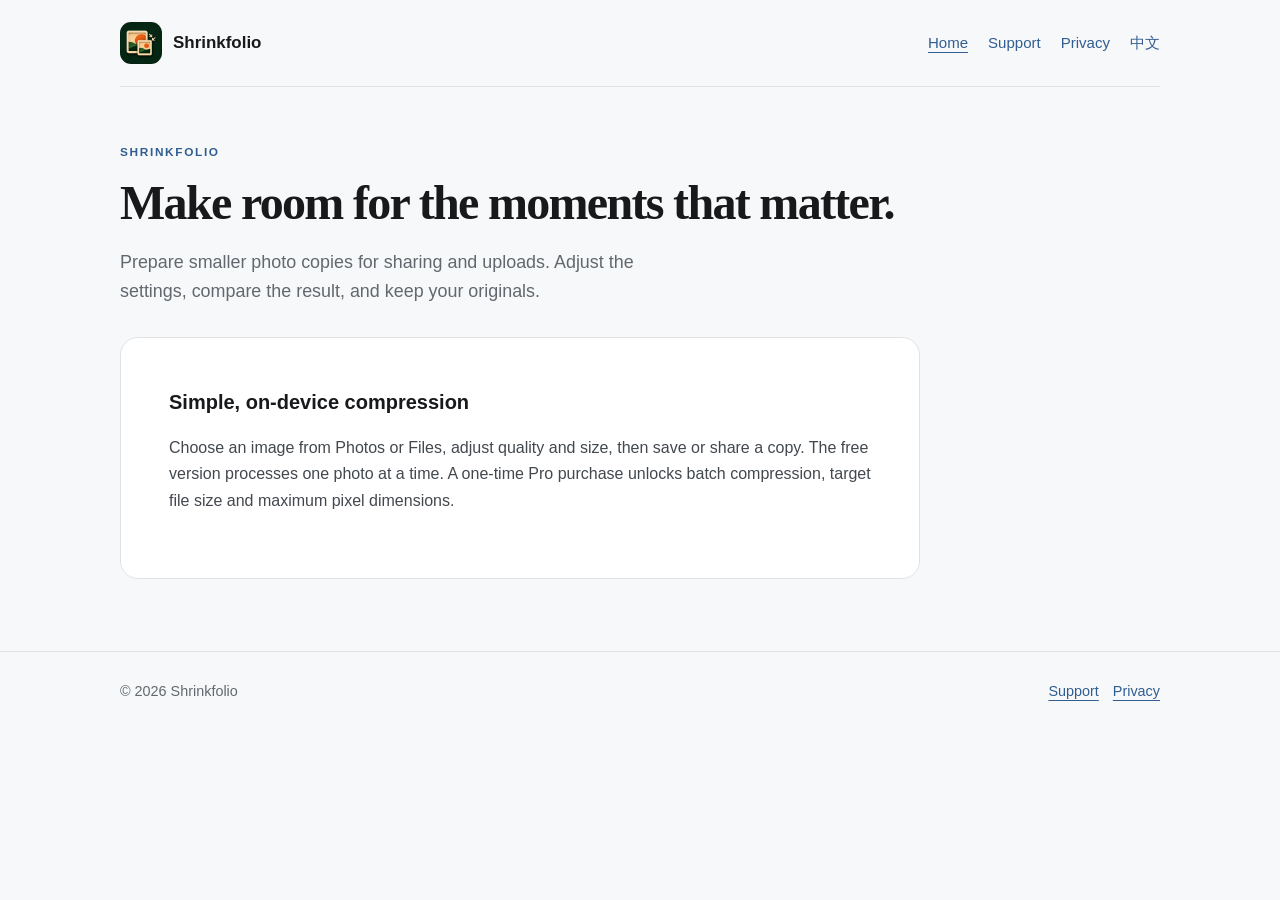
<file: index.html>
<!doctype html><html lang="en"><head><meta charset="utf-8"><meta name="viewport" content="width=device-width,initial-scale=1"><meta http-equiv="refresh" content="0; url=en/home.html"><title>Shrinkfolio</title></head><body><a href="en/home.html">English</a> · <a href="zh/home.html">中文</a></body></html>
</file>
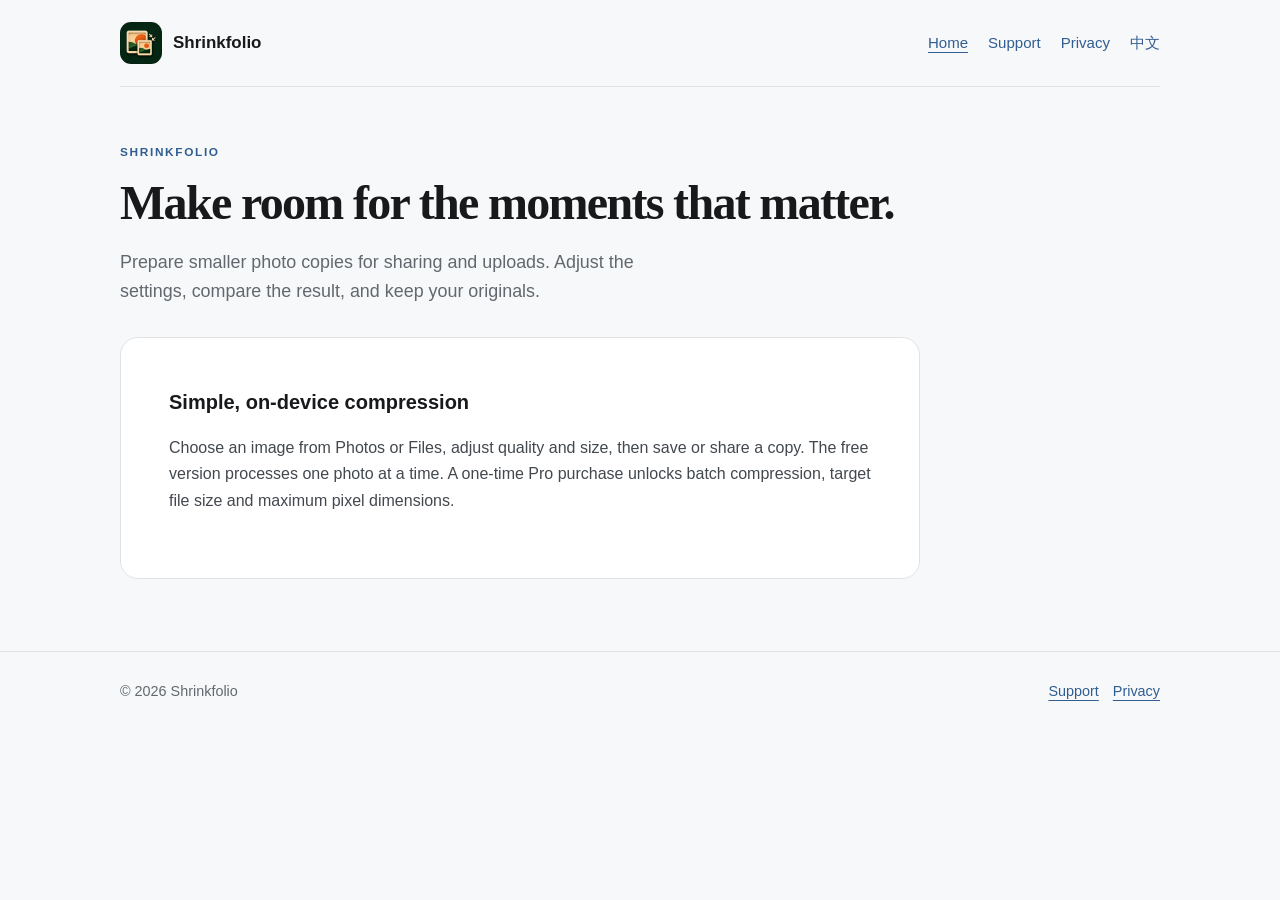
<file: en/home.html>
<!doctype html><html lang="en"><head><meta charset="utf-8"><meta name="viewport" content="width=device-width,initial-scale=1"><title>Make room for the moments that matter. · Shrinkfolio</title><link rel="stylesheet" href="../assets/style.css"></head><body><header class="wrap nav"><a class="brand" href="home.html"><img src="../assets/icon.png" alt="">Shrinkfolio</a><nav class="links" aria-label="Navigation"><a href="home.html" aria-current="page">Home</a><a href="support.html">Support</a><a href="privacy.html">Privacy</a><a href="../zh/home.html">中文</a></nav></header><main class="wrap"><div class="page"><div class="eyebrow">SHRINKFOLIO</div><h1>Make room for the moments that matter.</h1><p class="lead">Prepare smaller photo copies for sharing and uploads. Adjust the settings, compare the result, and keep your originals.</p><article class="article"><h2>Simple, on-device compression</h2><p>Choose an image from Photos or Files, adjust quality and size, then save or share a copy. The free version processes one photo at a time. A one-time Pro purchase unlocks batch compression, target file size and maximum pixel dimensions.</p></article></div></main><footer><div class="wrap"><span>© 2026 Shrinkfolio</span><span><a href="support.html">Support</a>　<a href="privacy.html">Privacy</a></span></div></footer></body></html>
</file>
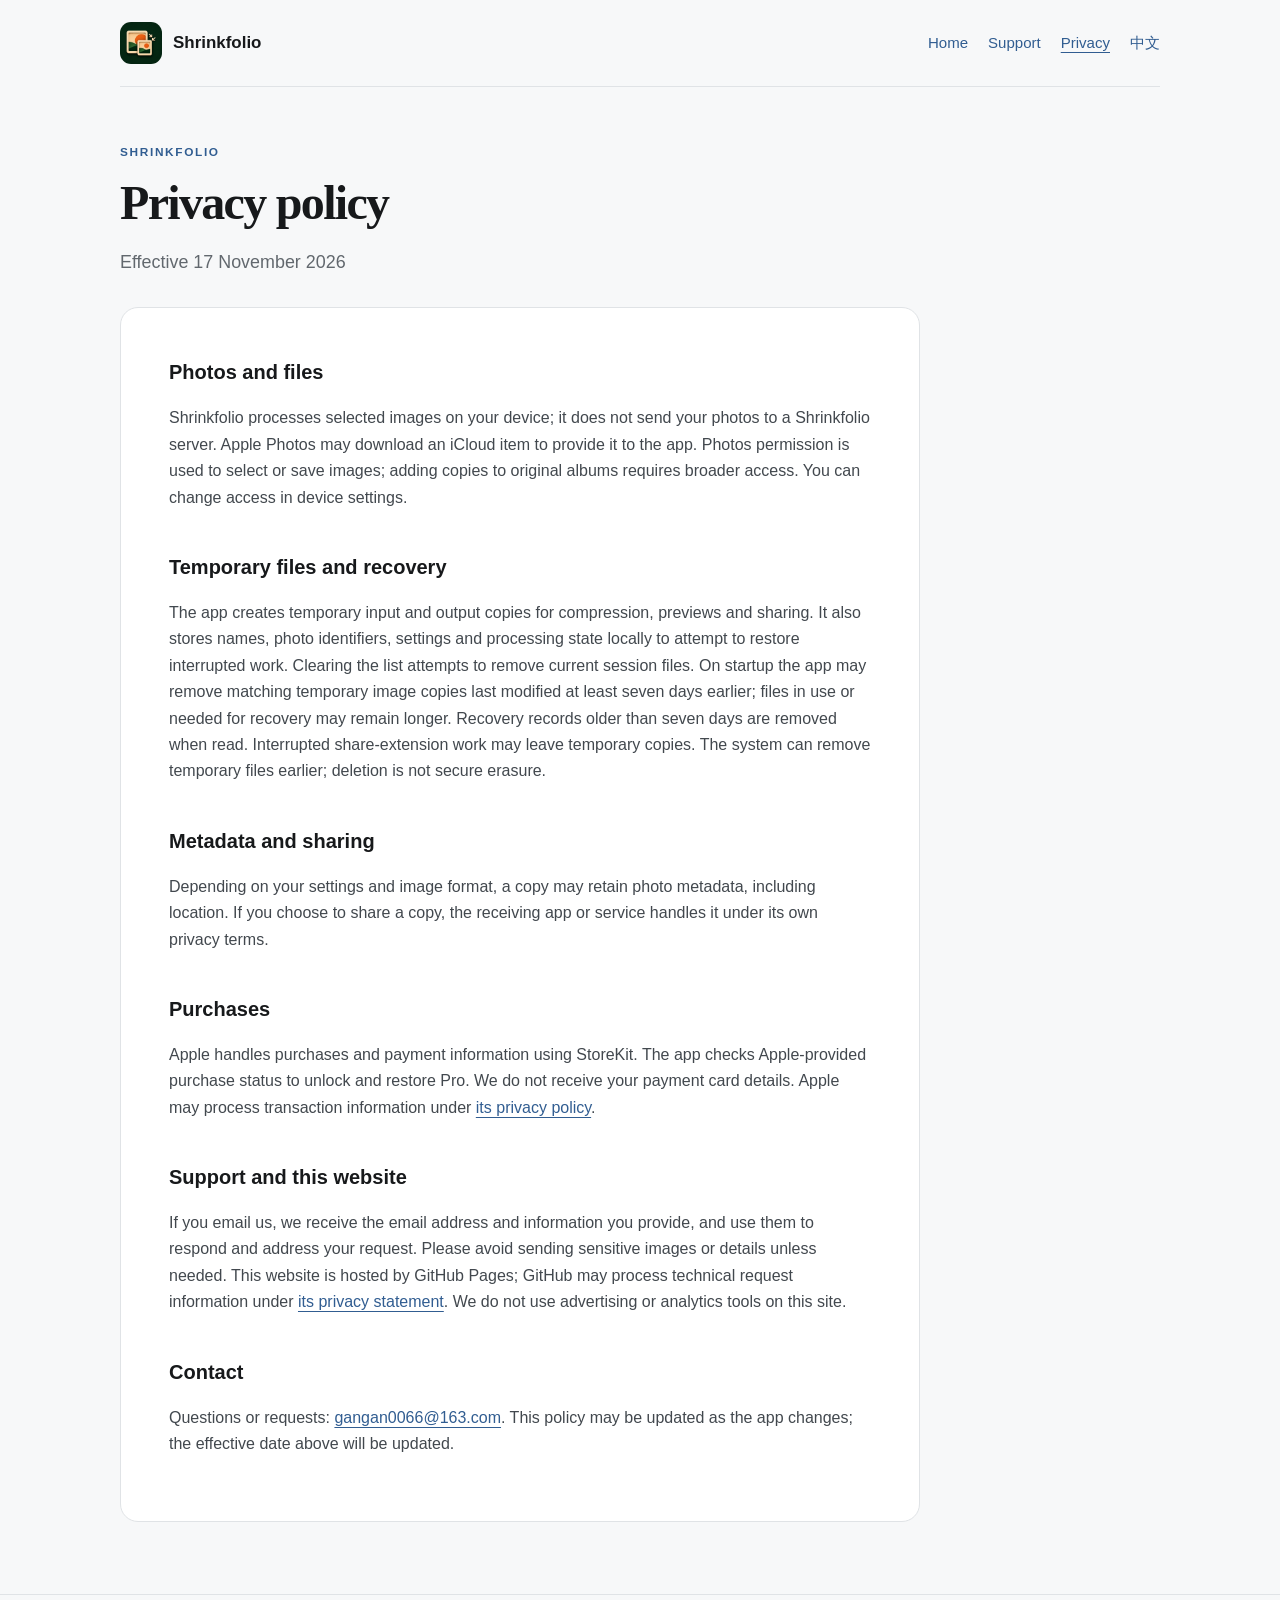
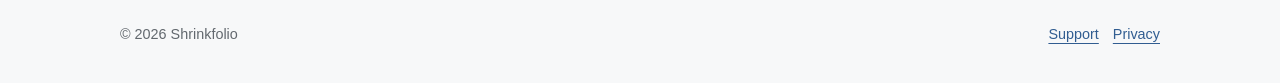
<file: en/privacy.html>
<!doctype html><html lang="en"><head><meta charset="utf-8"><meta name="viewport" content="width=device-width,initial-scale=1"><title>Privacy policy · Shrinkfolio</title><link rel="stylesheet" href="../assets/style.css"></head><body><header class="wrap nav"><a class="brand" href="home.html"><img src="../assets/icon.png" alt="">Shrinkfolio</a><nav class="links" aria-label="Navigation"><a href="home.html">Home</a><a href="support.html">Support</a><a href="privacy.html" aria-current="page">Privacy</a><a href="../zh/privacy.html">中文</a></nav></header><main class="wrap"><div class="page"><div class="eyebrow">SHRINKFOLIO</div><h1>Privacy policy</h1><p class="lead">Effective 17 November 2026</p><article class="article"><h2>Photos and files</h2><p>Shrinkfolio processes selected images on your device; it does not send your photos to a Shrinkfolio server. Apple Photos may download an iCloud item to provide it to the app. Photos permission is used to select or save images; adding copies to original albums requires broader access. You can change access in device settings.</p><h2>Temporary files and recovery</h2><p>The app creates temporary input and output copies for compression, previews and sharing. It also stores names, photo identifiers, settings and processing state locally to attempt to restore interrupted work. Clearing the list attempts to remove current session files. On startup the app may remove matching temporary image copies last modified at least seven days earlier; files in use or needed for recovery may remain longer. Recovery records older than seven days are removed when read. Interrupted share-extension work may leave temporary copies. The system can remove temporary files earlier; deletion is not secure erasure.</p><h2>Metadata and sharing</h2><p>Depending on your settings and image format, a copy may retain photo metadata, including location. If you choose to share a copy, the receiving app or service handles it under its own privacy terms.</p><h2>Purchases</h2><p>Apple handles purchases and payment information using StoreKit. The app checks Apple-provided purchase status to unlock and restore Pro. We do not receive your payment card details. Apple may process transaction information under <a href="https://www.apple.com/legal/privacy/">its privacy policy</a>.</p><h2>Support and this website</h2><p>If you email us, we receive the email address and information you provide, and use them to respond and address your request. Please avoid sending sensitive images or details unless needed. This website is hosted by GitHub Pages; GitHub may process technical request information under <a href="https://docs.github.com/en/site-policy/privacy-policies/github-general-privacy-statement">its privacy statement</a>. We do not use advertising or analytics tools on this site.</p><h2>Contact</h2><p>Questions or requests: <a href="mailto:gangan0066@163.com">gangan0066@163.com</a>. This policy may be updated as the app changes; the effective date above will be updated.</p></article></div></main><footer><div class="wrap"><span>© 2026 Shrinkfolio</span><span><a href="support.html">Support</a>　<a href="privacy.html">Privacy</a></span></div></footer></body></html>
</file>
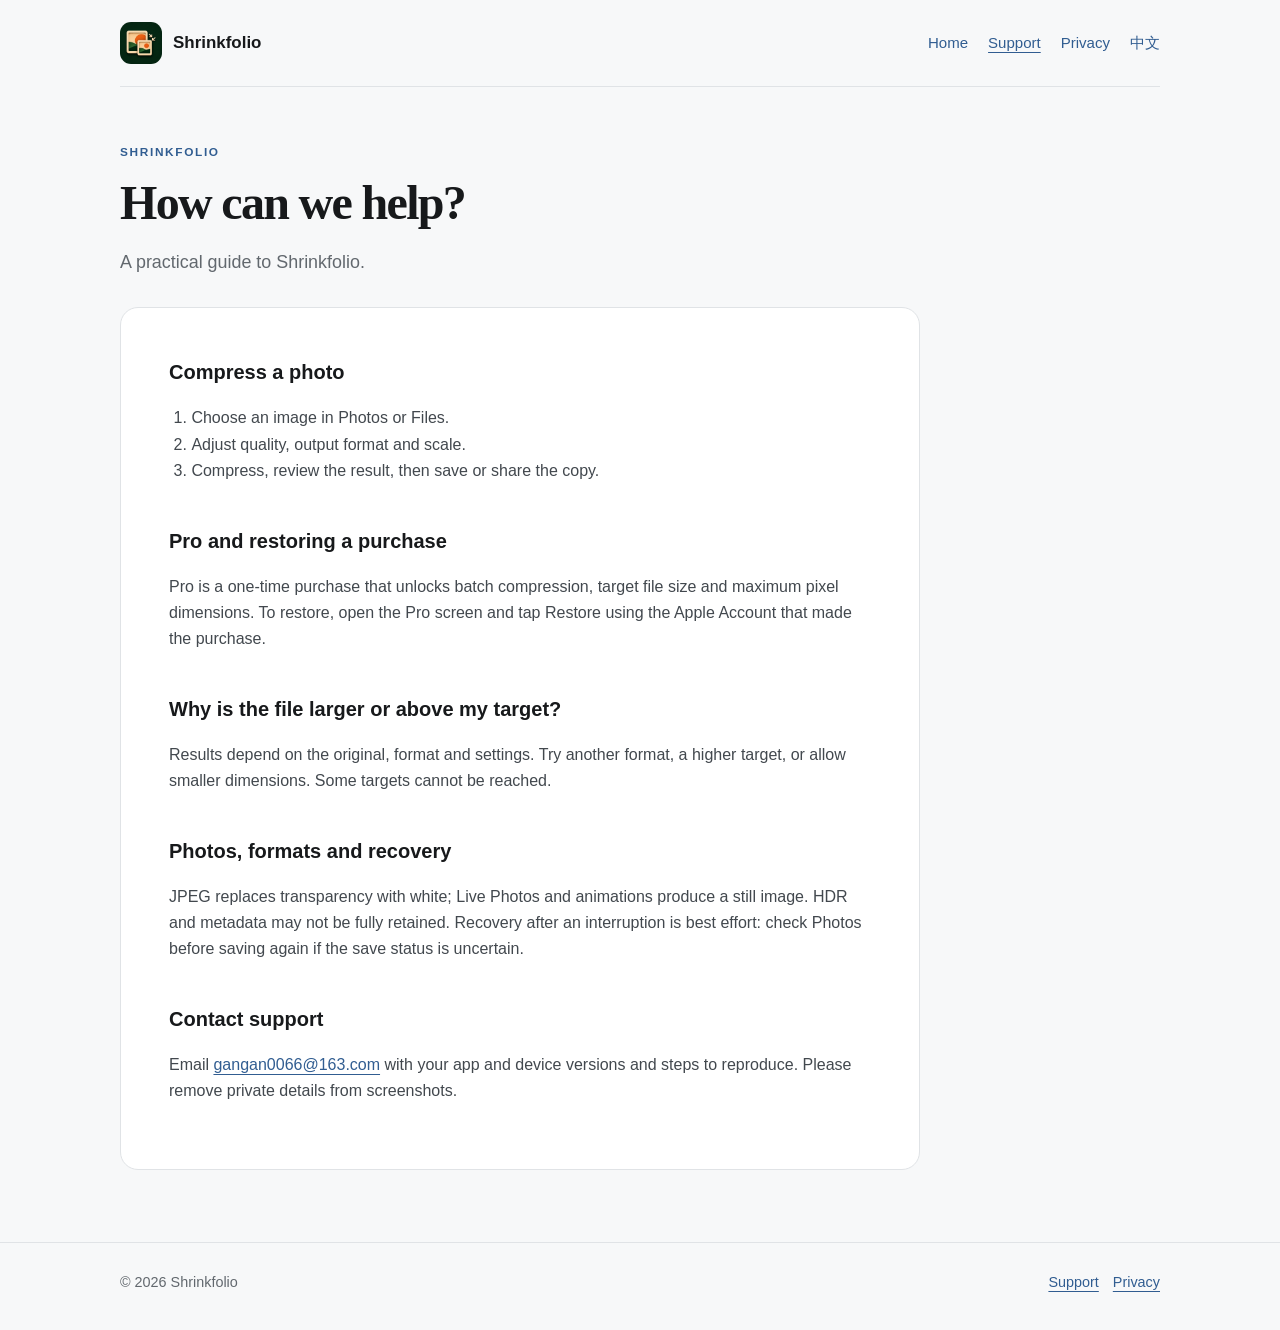
<file: en/support.html>
<!doctype html><html lang="en"><head><meta charset="utf-8"><meta name="viewport" content="width=device-width,initial-scale=1"><title>How can we help? · Shrinkfolio</title><link rel="stylesheet" href="../assets/style.css"></head><body><header class="wrap nav"><a class="brand" href="home.html"><img src="../assets/icon.png" alt="">Shrinkfolio</a><nav class="links" aria-label="Navigation"><a href="home.html">Home</a><a href="support.html" aria-current="page">Support</a><a href="privacy.html">Privacy</a><a href="../zh/support.html">中文</a></nav></header><main class="wrap"><div class="page"><div class="eyebrow">SHRINKFOLIO</div><h1>How can we help?</h1><p class="lead">A practical guide to Shrinkfolio.</p><article class="article"><h2>Compress a photo</h2><ol><li>Choose an image in Photos or Files.</li><li>Adjust quality, output format and scale.</li><li>Compress, review the result, then save or share the copy.</li></ol><h2>Pro and restoring a purchase</h2><p>Pro is a one-time purchase that unlocks batch compression, target file size and maximum pixel dimensions. To restore, open the Pro screen and tap Restore using the Apple Account that made the purchase.</p><h2>Why is the file larger or above my target?</h2><p>Results depend on the original, format and settings. Try another format, a higher target, or allow smaller dimensions. Some targets cannot be reached.</p><h2>Photos, formats and recovery</h2><p>JPEG replaces transparency with white; Live Photos and animations produce a still image. HDR and metadata may not be fully retained. Recovery after an interruption is best effort: check Photos before saving again if the save status is uncertain.</p><h2>Contact support</h2><p>Email <a href="mailto:gangan0066@163.com">gangan0066@163.com</a> with your app and device versions and steps to reproduce. Please remove private details from screenshots.</p></article></div></main><footer><div class="wrap"><span>© 2026 Shrinkfolio</span><span><a href="support.html">Support</a>　<a href="privacy.html">Privacy</a></span></div></footer></body></html>
</file>
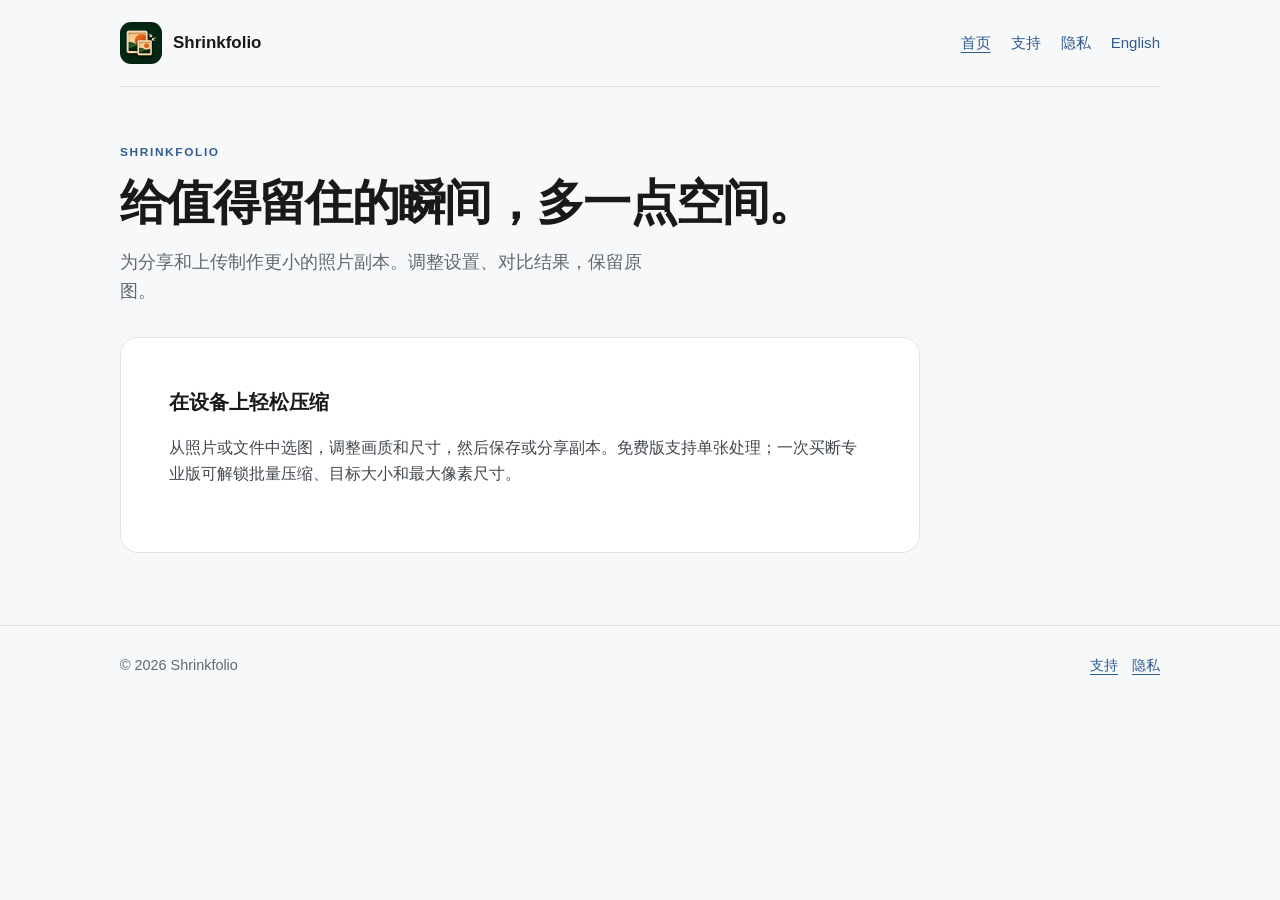
<file: zh/home.html>
<!doctype html><html lang="zh-Hans"><head><meta charset="utf-8"><meta name="viewport" content="width=device-width,initial-scale=1"><title>给值得留住的瞬间，多一点空间。 · Shrinkfolio</title><link rel="stylesheet" href="../assets/style.css"></head><body><header class="wrap nav"><a class="brand" href="home.html"><img src="../assets/icon.png" alt="">Shrinkfolio</a><nav class="links" aria-label="Navigation"><a href="home.html" aria-current="page">首页</a><a href="support.html">支持</a><a href="privacy.html">隐私</a><a href="../en/home.html">English</a></nav></header><main class="wrap"><div class="page"><div class="eyebrow">SHRINKFOLIO</div><h1>给值得留住的瞬间，多一点空间。</h1><p class="lead">为分享和上传制作更小的照片副本。调整设置、对比结果，保留原图。</p><article class="article"><h2>在设备上轻松压缩</h2><p>从照片或文件中选图，调整画质和尺寸，然后保存或分享副本。免费版支持单张处理；一次买断专业版可解锁批量压缩、目标大小和最大像素尺寸。</p></article></div></main><footer><div class="wrap"><span>© 2026 Shrinkfolio</span><span><a href="support.html">支持</a>　<a href="privacy.html">隐私</a></span></div></footer></body></html>
</file>
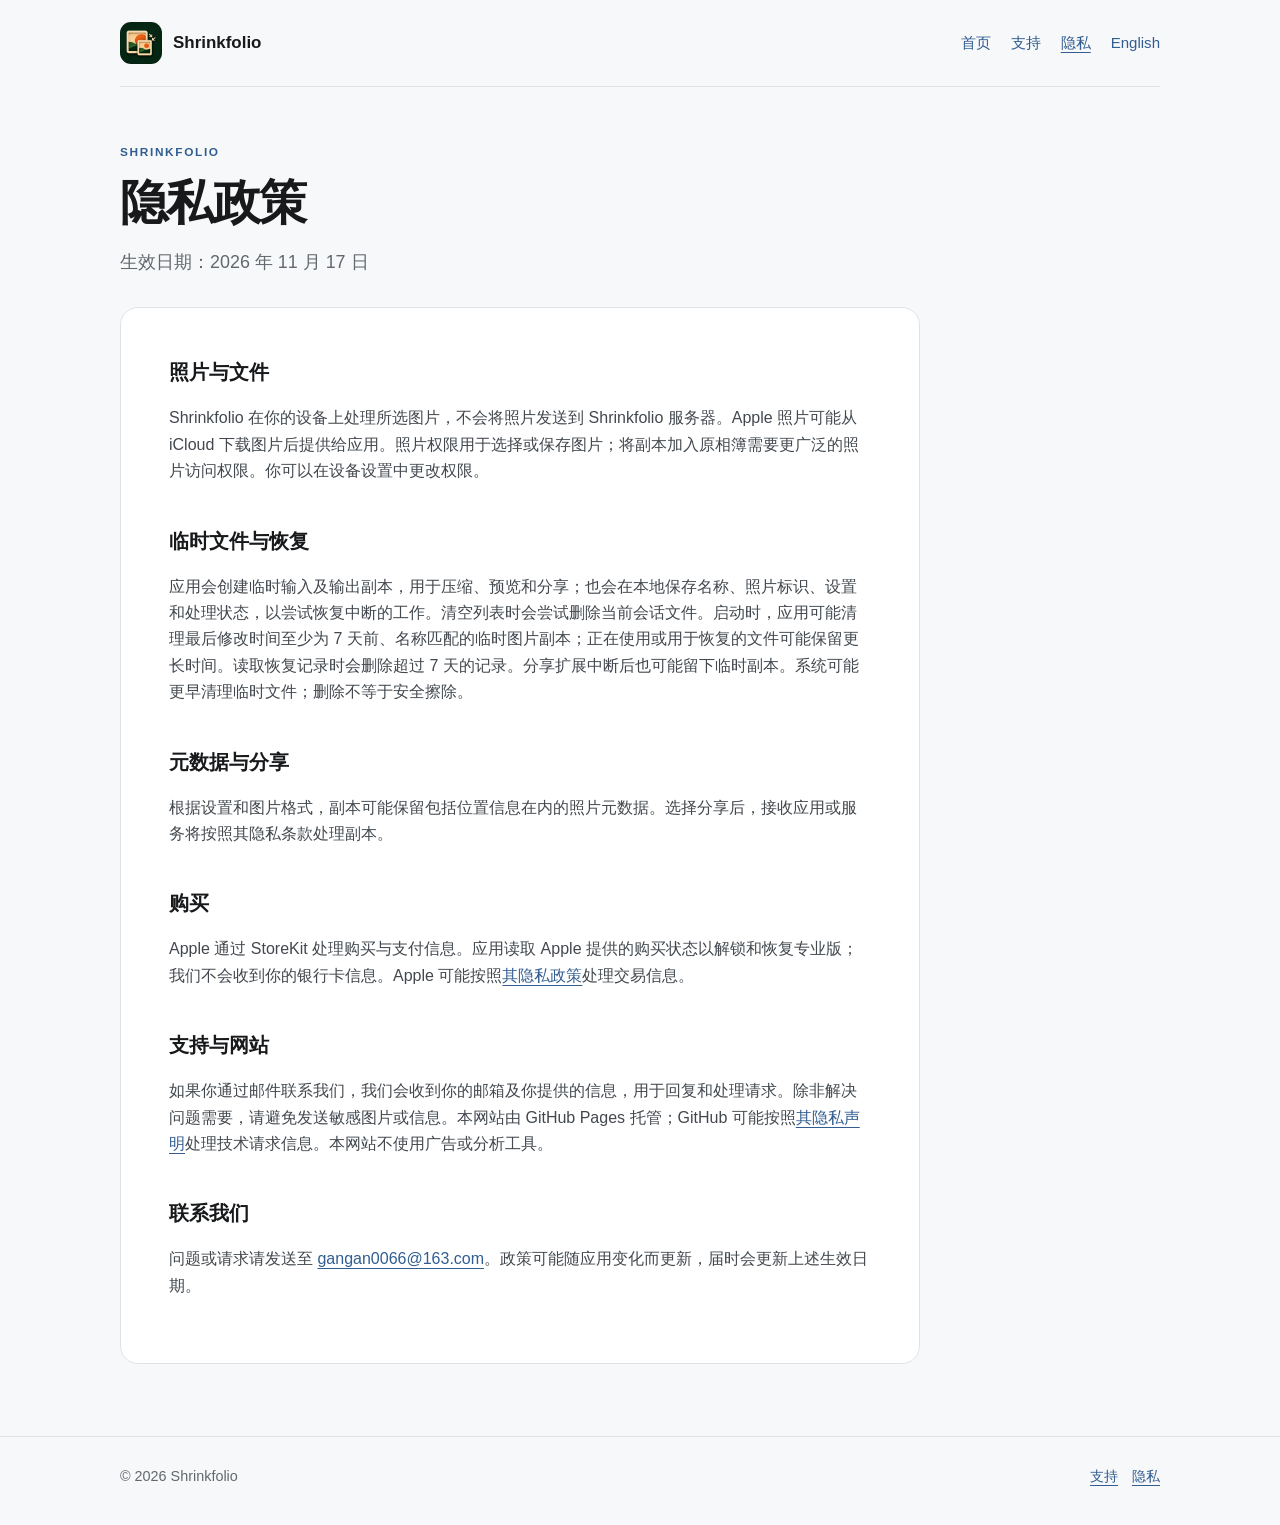
<file: zh/privacy.html>
<!doctype html><html lang="zh-Hans"><head><meta charset="utf-8"><meta name="viewport" content="width=device-width,initial-scale=1"><title>隐私政策 · Shrinkfolio</title><link rel="stylesheet" href="../assets/style.css"></head><body><header class="wrap nav"><a class="brand" href="home.html"><img src="../assets/icon.png" alt="">Shrinkfolio</a><nav class="links" aria-label="Navigation"><a href="home.html">首页</a><a href="support.html">支持</a><a href="privacy.html" aria-current="page">隐私</a><a href="../en/privacy.html">English</a></nav></header><main class="wrap"><div class="page"><div class="eyebrow">SHRINKFOLIO</div><h1>隐私政策</h1><p class="lead">生效日期：2026 年 11 月 17 日</p><article class="article"><h2>照片与文件</h2><p>Shrinkfolio 在你的设备上处理所选图片，不会将照片发送到 Shrinkfolio 服务器。Apple 照片可能从 iCloud 下载图片后提供给应用。照片权限用于选择或保存图片；将副本加入原相簿需要更广泛的照片访问权限。你可以在设备设置中更改权限。</p><h2>临时文件与恢复</h2><p>应用会创建临时输入及输出副本，用于压缩、预览和分享；也会在本地保存名称、照片标识、设置和处理状态，以尝试恢复中断的工作。清空列表时会尝试删除当前会话文件。启动时，应用可能清理最后修改时间至少为 7 天前、名称匹配的临时图片副本；正在使用或用于恢复的文件可能保留更长时间。读取恢复记录时会删除超过 7 天的记录。分享扩展中断后也可能留下临时副本。系统可能更早清理临时文件；删除不等于安全擦除。</p><h2>元数据与分享</h2><p>根据设置和图片格式，副本可能保留包括位置信息在内的照片元数据。选择分享后，接收应用或服务将按照其隐私条款处理副本。</p><h2>购买</h2><p>Apple 通过 StoreKit 处理购买与支付信息。应用读取 Apple 提供的购买状态以解锁和恢复专业版；我们不会收到你的银行卡信息。Apple 可能按照<a href="https://www.apple.com/legal/privacy/">其隐私政策</a>处理交易信息。</p><h2>支持与网站</h2><p>如果你通过邮件联系我们，我们会收到你的邮箱及你提供的信息，用于回复和处理请求。除非解决问题需要，请避免发送敏感图片或信息。本网站由 GitHub Pages 托管；GitHub 可能按照<a href="https://docs.github.com/en/site-policy/privacy-policies/github-general-privacy-statement">其隐私声明</a>处理技术请求信息。本网站不使用广告或分析工具。</p><h2>联系我们</h2><p>问题或请求请发送至 <a href="mailto:gangan0066@163.com">gangan0066@163.com</a>。政策可能随应用变化而更新，届时会更新上述生效日期。</p></article></div></main><footer><div class="wrap"><span>© 2026 Shrinkfolio</span><span><a href="support.html">支持</a>　<a href="privacy.html">隐私</a></span></div></footer></body></html>
</file>
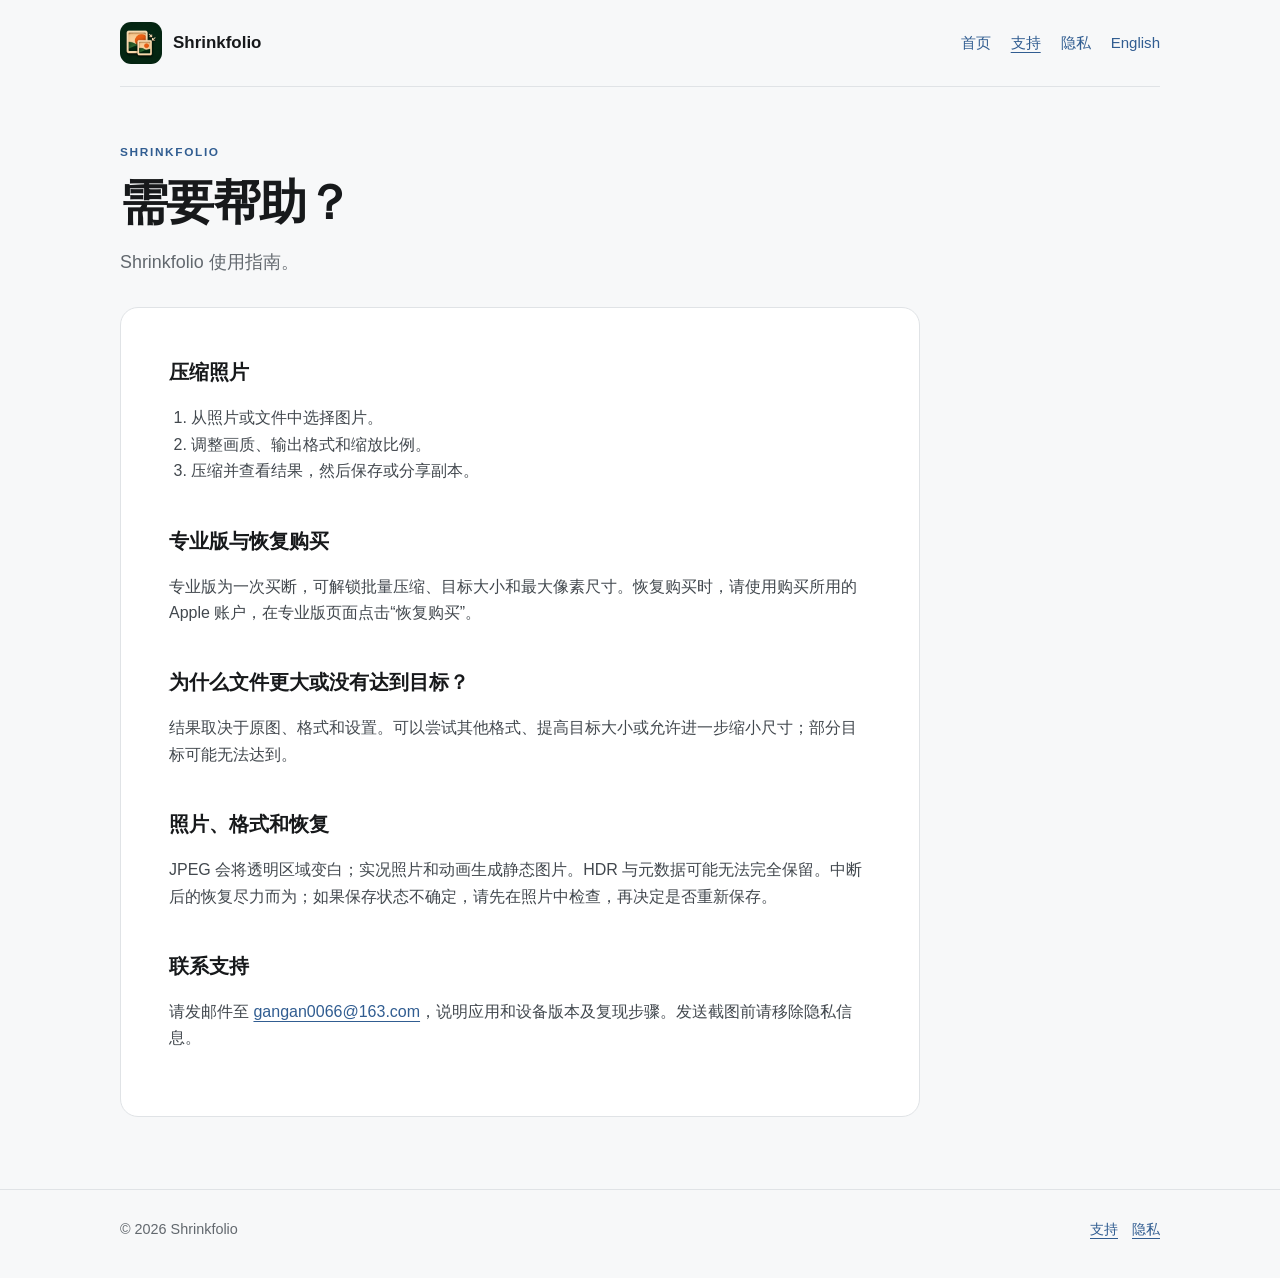
<file: zh/support.html>
<!doctype html><html lang="zh-Hans"><head><meta charset="utf-8"><meta name="viewport" content="width=device-width,initial-scale=1"><title>需要帮助？ · Shrinkfolio</title><link rel="stylesheet" href="../assets/style.css"></head><body><header class="wrap nav"><a class="brand" href="home.html"><img src="../assets/icon.png" alt="">Shrinkfolio</a><nav class="links" aria-label="Navigation"><a href="home.html">首页</a><a href="support.html" aria-current="page">支持</a><a href="privacy.html">隐私</a><a href="../en/support.html">English</a></nav></header><main class="wrap"><div class="page"><div class="eyebrow">SHRINKFOLIO</div><h1>需要帮助？</h1><p class="lead">Shrinkfolio 使用指南。</p><article class="article"><h2>压缩照片</h2><ol><li>从照片或文件中选择图片。</li><li>调整画质、输出格式和缩放比例。</li><li>压缩并查看结果，然后保存或分享副本。</li></ol><h2>专业版与恢复购买</h2><p>专业版为一次买断，可解锁批量压缩、目标大小和最大像素尺寸。恢复购买时，请使用购买所用的 Apple 账户，在专业版页面点击“恢复购买”。</p><h2>为什么文件更大或没有达到目标？</h2><p>结果取决于原图、格式和设置。可以尝试其他格式、提高目标大小或允许进一步缩小尺寸；部分目标可能无法达到。</p><h2>照片、格式和恢复</h2><p>JPEG 会将透明区域变白；实况照片和动画生成静态图片。HDR 与元数据可能无法完全保留。中断后的恢复尽力而为；如果保存状态不确定，请先在照片中检查，再决定是否重新保存。</p><h2>联系支持</h2><p>请发邮件至 <a href="mailto:gangan0066@163.com">gangan0066@163.com</a>，说明应用和设备版本及复现步骤。发送截图前请移除隐私信息。</p></article></div></main><footer><div class="wrap"><span>© 2026 Shrinkfolio</span><span><a href="support.html">支持</a>　<a href="privacy.html">隐私</a></span></div></footer></body></html>
</file>
<file: assets/style.css>
:root{color-scheme:light;--ink:#17191b;--text:#25282b;--muted:#62686e;--paper:#f7f8f9;--card:#ffffff;--line:#e0e3e6;--green:#315d91;--gold:#67727d}*{box-sizing:border-box}html{scroll-behavior:smooth}body{margin:0;background:var(--paper);color:var(--text);font:16px/1.65 -apple-system,BlinkMacSystemFont,"Segoe UI",sans-serif}a{color:var(--green);text-underline-offset:4px}a:focus-visible,summary:focus-visible{outline:3px solid #315d91;outline-offset:4px}.wrap{width:min(1040px,calc(100% - 40px));margin:auto}.draft{background:#e8ebee;color:#394047;padding:10px 0;font-size:.85rem}.nav{display:flex;align-items:center;gap:24px;padding:22px 0;border-bottom:1px solid var(--line)}.brand{display:flex;align-items:center;gap:11px;text-decoration:none;color:var(--ink);font-weight:700;font-size:1.06rem}.brand img{width:42px;height:42px;border-radius:11px}.links{display:flex;align-items:center;gap:20px;margin-left:auto;flex-wrap:wrap}.links a{text-decoration:none;font-size:.94rem}.links a[aria-current=page]{text-decoration:underline}.hero{padding:76px 0 52px;display:grid;grid-template-columns:minmax(0,1.4fr) minmax(200px,.6fr);gap:50px;align-items:center}.eyebrow{color:var(--green);text-transform:uppercase;letter-spacing:.14em;font-size:.74rem;font-weight:700}.hero h1,.page h1{font-family:Georgia,"Songti SC",serif;color:var(--ink);font-size:clamp(2.45rem,6vw,4.6rem);line-height:1.07;letter-spacing:-.035em;margin:14px 0 20px}.hero p,.lead{color:var(--muted);font-size:1.12rem;max-width:56ch}.mark{display:grid;place-items:center;aspect-ratio:1;background:#e9ecef;border-radius:38%;padding:15%;transform:rotate(4deg)}.mark img{width:100%;border-radius:25%;box-shadow:0 18px 45px #17191b1c}.button{display:inline-flex;align-items:center;justify-content:center;min-height:48px;padding:10px 20px;background:var(--green);color:white;border-radius:10px;text-decoration:none;font-weight:650;margin:14px 12px 0 0}.secondary{background:transparent;color:var(--green);border:1px solid #a8b6c4}.grid{display:grid;grid-template-columns:repeat(3,1fr);gap:16px;padding:0 0 68px}.tile,.article{background:var(--card);border:1px solid var(--line);border-radius:18px;padding:26px}.tile span{color:var(--gold);font-family:Georgia,serif;font-size:1.3rem}.tile h2{font-size:1.1rem;color:var(--ink);margin:12px 0 6px}.tile p{font-size:.95rem;color:var(--muted);margin:0}.page{padding:56px 0 72px;max-width:800px}.page h1{font-size:clamp(2.1rem,4vw,3rem)}.article{margin-top:30px;padding:clamp(22px,5vw,48px)}.article h2{font-size:1.25rem;color:var(--ink);margin:2em 0 .4em}.article h2:first-child{margin-top:0}.article p,.article li{color:#42484e}.article ul,.article ol{padding-left:1.4em}.callout{border-left:3px solid var(--gold);padding:1px 0 1px 18px;color:var(--muted)}footer{border-top:1px solid var(--line);padding:28px 0 36px;color:var(--muted);font-size:.9rem}footer .wrap{display:flex;justify-content:space-between;gap:20px;flex-wrap:wrap}@media(max-width:680px){.wrap{width:min(100% - 32px,1040px)}.nav{align-items:flex-start}.links{gap:12px}.hero{grid-template-columns:1fr;padding:48px 0 36px;gap:24px}.mark{width:144px;order:-1;border-radius:32%}.grid{grid-template-columns:1fr;padding-bottom:45px}.page{padding-top:38px}.article{border-radius:14px}.tile{padding:20px}}
</file>
